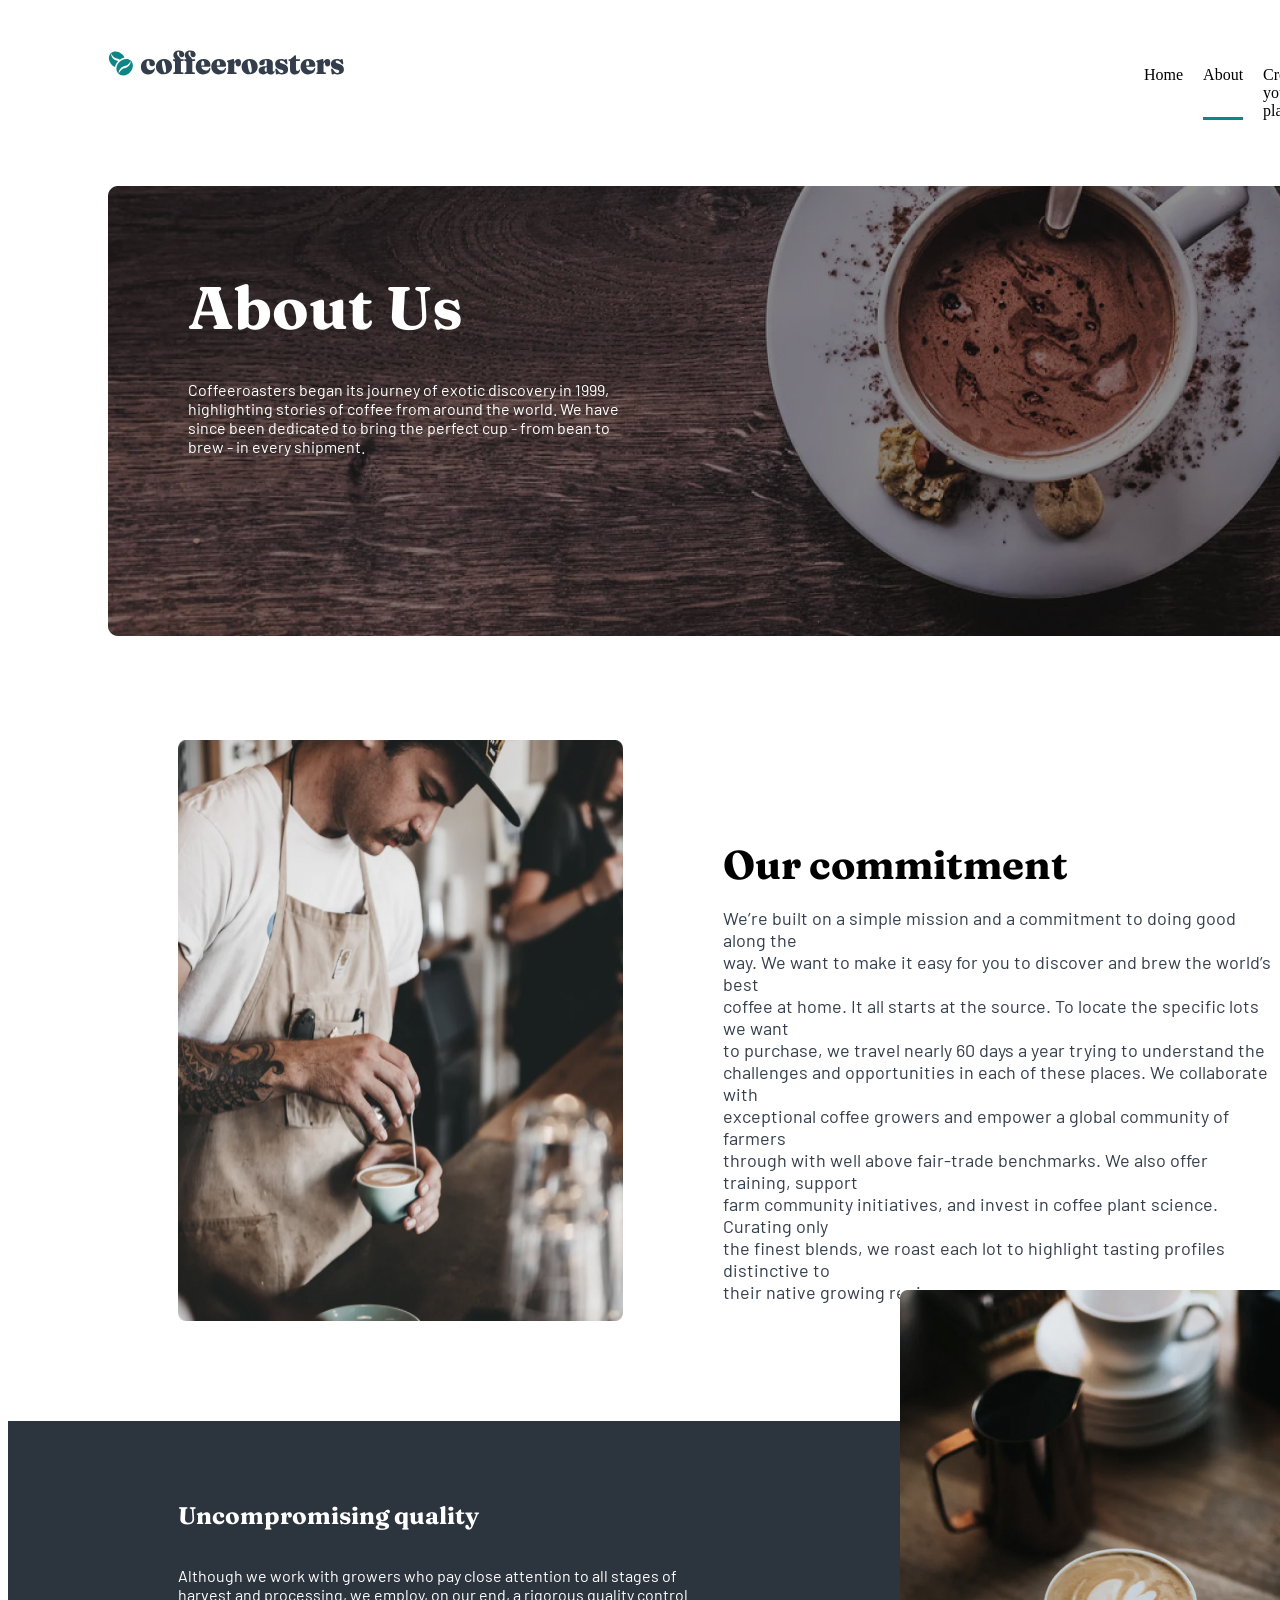
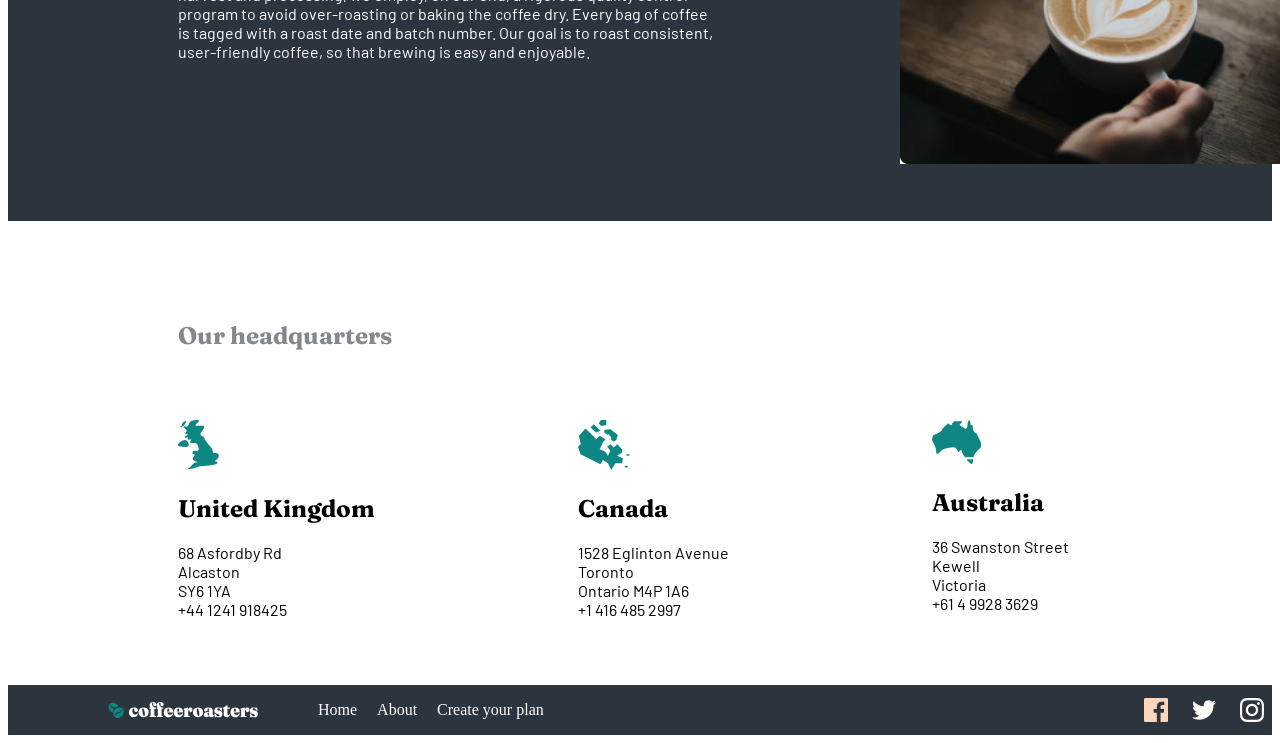
<file: web/second.html>
<!DOCTYPE html>
<html lang="en">
<head>
    <meta charset="UTF-8">
    <meta name="viewport" content="width=device-width, initial-scale=1.0">
    <title>Codee roaster second</title>

    <link rel="stylesheet" href="./main.css">
    <link rel="stylesheet" href="./media.css">

    <link rel="preconnect" href="https://fonts.googleapis.com">
    <link rel="preconnect" href="https://fonts.gstatic.com" crossorigin>
    <link href="https://fonts.googleapis.com/css2?family=Fraunces:opsz,wght@9..144,100..900&display=swap" rel="stylesheet">

    <link rel="preconnect" href="https://fonts.googleapis.com">
    <link rel="preconnect" href="https://fonts.gstatic.com" crossorigin>
    <link href="https://fonts.googleapis.com/css2?family=Barlow:wght@100;200;300;400;500;600;700;800;900&display=swap" rel="stylesheet">

    <link rel="stylesheet" href="./second.css">
</head>
<body>
    <div>
        
        <header>
            <nav>
                <div>
                    <img src="./img/Group 5 (1).svg" alt="">
                </div>
                <div class="menu">
                    <ul class="nav--ul">
                        <li><a href="./index.html">Home</a></li>
                        <li class="about-active"><a href="#">About</a></li>
                        <li><a href="./third.html">Create your plan</a></li>
                    </ul>   
                </div>
            </nav>
        </header>
<!-- ================================================================================================= -->
        <div>
            <main>
                <div>
                    <img src="./img/coffee cup.jpg" alt="">
                    <div class="main--div--yozuv">
                        <h1>About Us</h1>
                        <p>
                            Coffeeroasters began its journey of exotic discovery in 1999, <br>
                            highlighting stories of coffee from around the world. We have <br>
                            since been dedicated to bring the perfect cup - from bean to <br>
                            brew - in every shipment.
                        </p>
                    </div>
                </div>
            </main>
        </div>
<!-- ==================================================================================================================== -->
        <section>
            <div class="sec-1">
                <img class="barmen-foto" src="./img/barmen.jpg" alt="">
                <div class="sec--1--text">
                    <h1>Our commitment</h1>
                    <p>
                        We’re built on a simple mission and a commitment to doing good along the <br>
                        way. We want to make it easy for you to discover and brew the world’s best <br>
                        coffee at home. It all starts at the source. To locate the specific lots we want <br>
                        to purchase, we travel nearly 60 days a year trying to understand the <br>
                        challenges and opportunities in each of these places. We collaborate with <br>
                        exceptional coffee growers and empower a global community of farmers  <br>
                        through with well above fair-trade benchmarks. We also offer training, support <br>
                        farm community initiatives, and invest in coffee plant science. Curating only <br>
                        the finest blends, we roast each lot to highlight tasting profiles distinctive to <br>
                        their native growing region.
                    </p>
                </div>
            </div>
        </section>
<!-- ====================================================================================================================== -->
        <section>
            <div class="sec-2">
                <div class="sec--2--text">
                    <h1>Uncompromising quality</h1>
                    <p>
                        Although we work with growers who pay close attention to all stages of <br>
                        harvest and processing, we employ, on our end, a rigorous quality control <br>
                        program to avoid over-roasting or baking the coffee dry. Every bag of coffee <br>
                        is tagged with a roast date and batch number. Our goal is to roast consistent, <br>
                        user-friendly coffee, so that brewing is easy and enjoyable.
                </div>
                <img class="sec--2--foto" src="./img/Bitmap (3).jpg" alt="">
            </div>
        </section>
<!-- ============================================================================================================================= -->

        <section>
            <div class="sec-3">
                <h2 class="high-quote">Our headquarters</h2>
                <div class="sec--3--map">
                    <div>
                        <img src="./img/england map.svg" alt="">
                        <h1>United Kingdom</h1>
                        <p>
                            68  Asfordby Rd <br>
                            Alcaston <br>
                            SY6 1YA <br>
                            +44 1241 918425 <br>
                        </p>
                    </div>

                    <div>
                        <img src="./img/Canada map.svg" alt="">
                        <h1>Canada</h1>
                        <p>
                            1528  Eglinton Avenue <br>
                            Toronto <br>
                            Ontario M4P 1A6 <br>
                            +1 416 485 2997 <br>
                        </p>
                    </div>

                    <div>
                        <img src="./img/Australia map.svg" alt="">
                        <h1>Australia</h1>
                        <p>
                            36 Swanston Street <br>
                            Kewell <br>
                            Victoria <br>
                            +61 4 9928 3629 <br>
                        </p>
                    </div>
                </div>
            </div>
        </section>
        <!-- ========================================================================================================== -->
         <footer>
            <div class="menu2">
                <img class="nom-white" src="./img/Group 5 (2).svg" alt="">
                <ul>
                    <li><a href="./index.html">Home</a></li>
                    <li><a href="./second.html">About</a></li>
                    <li><a href="./third.html">Create your plan</a></li>
                </ul>   
            </div>
            <img src="./img/social icons.svg" alt="">
        </footer>
    </div>
</body>
</html>
</file>
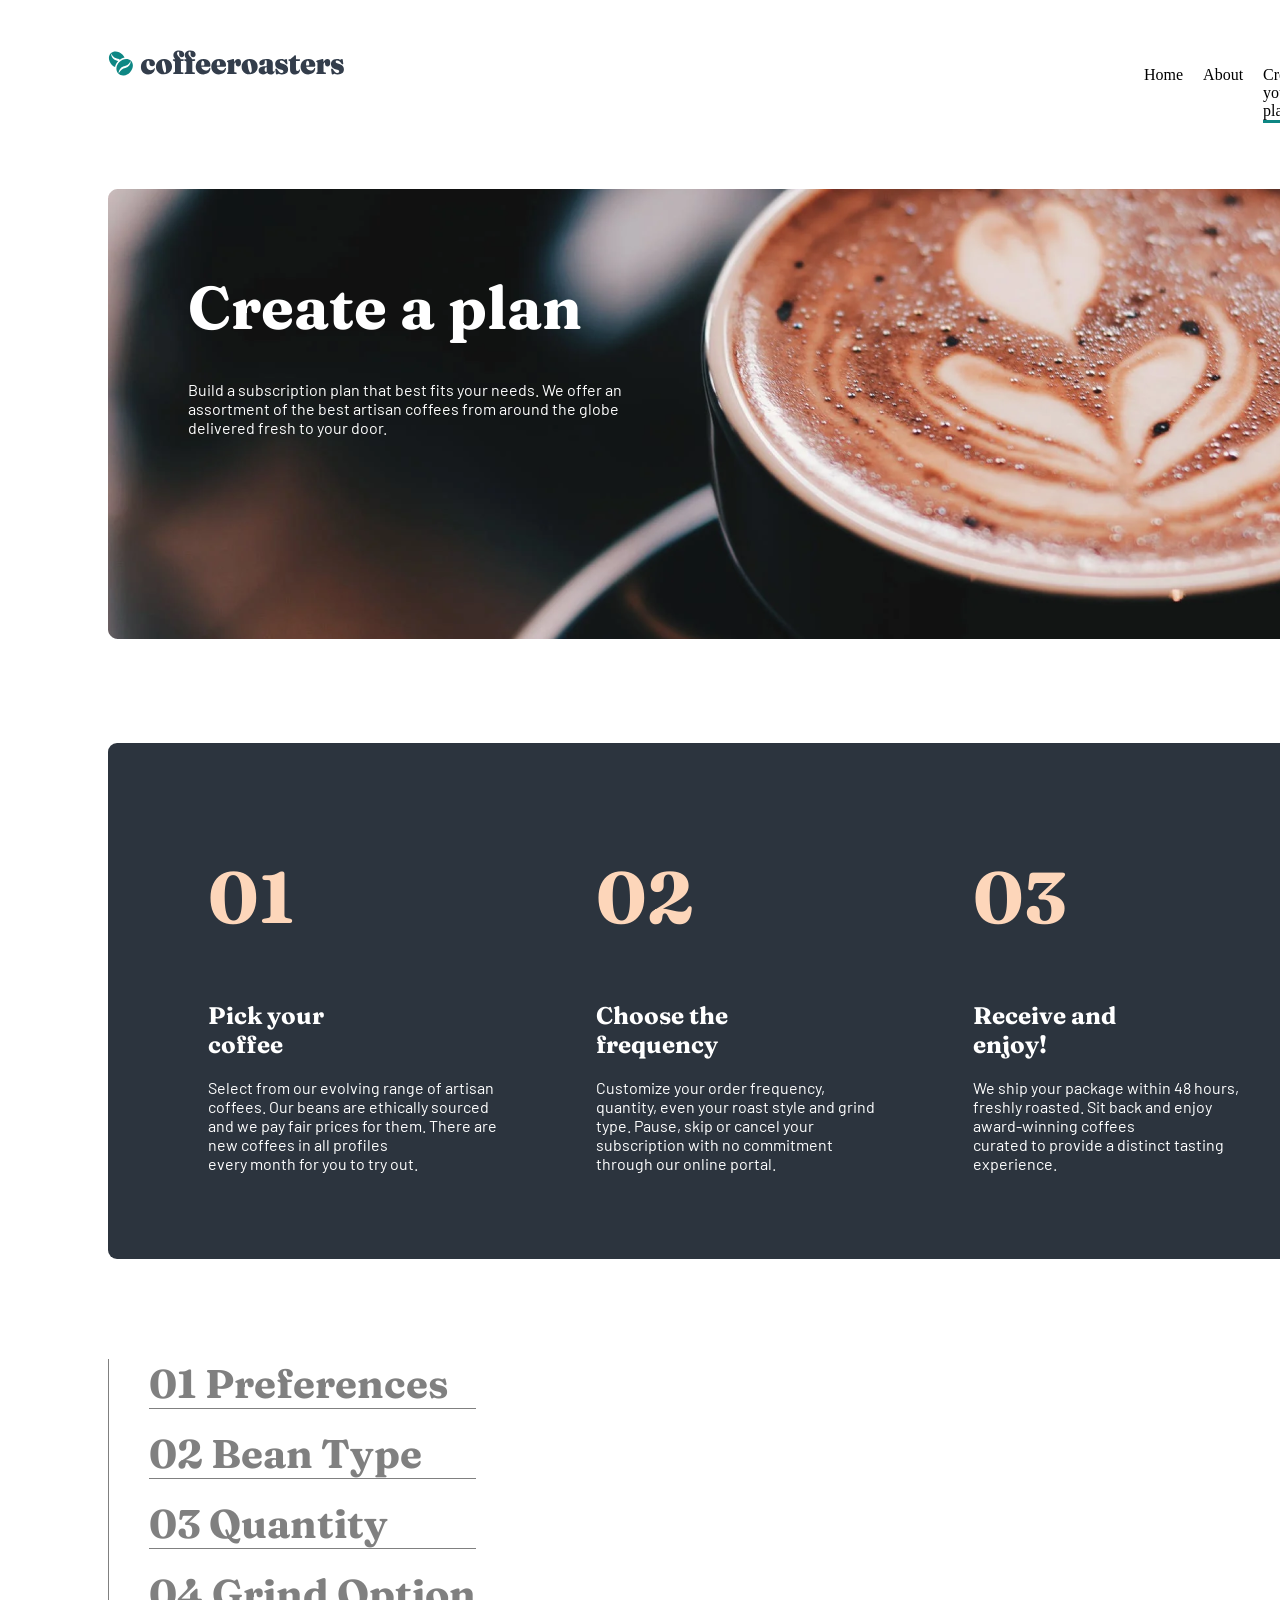
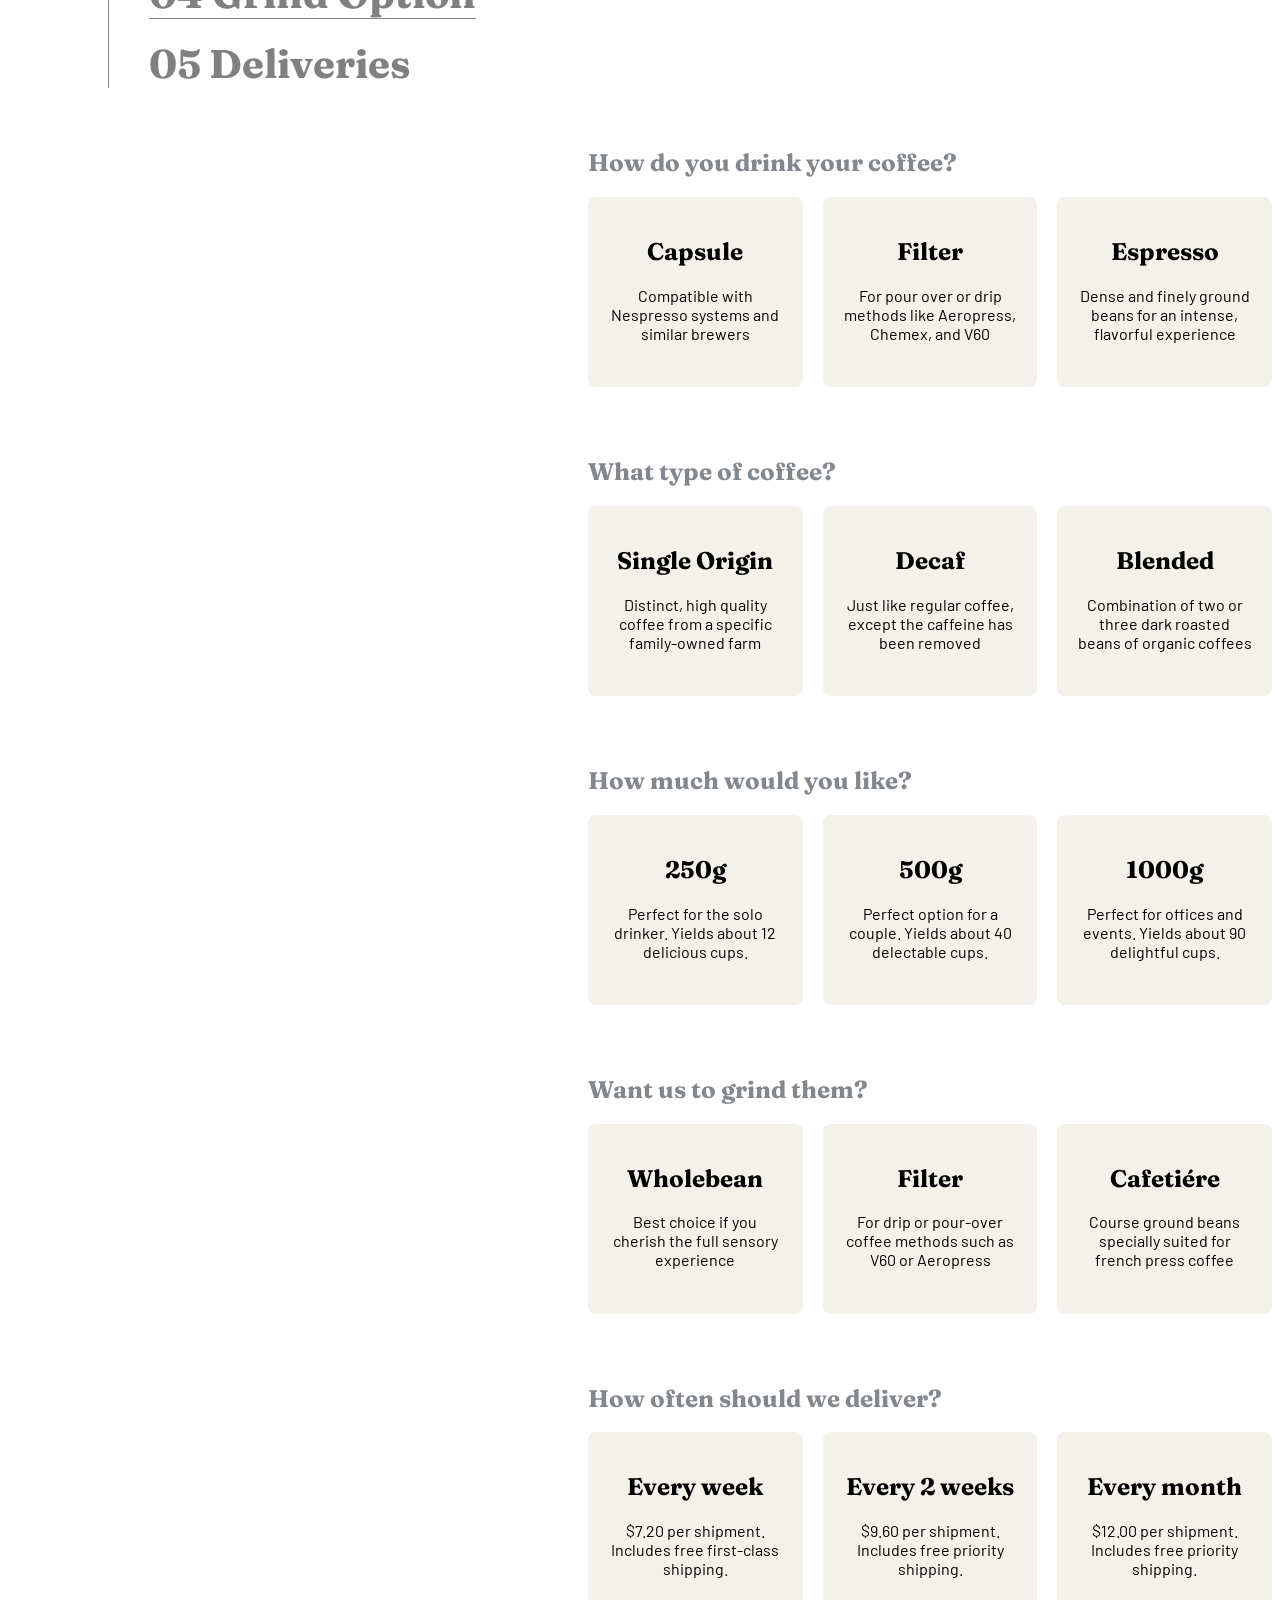
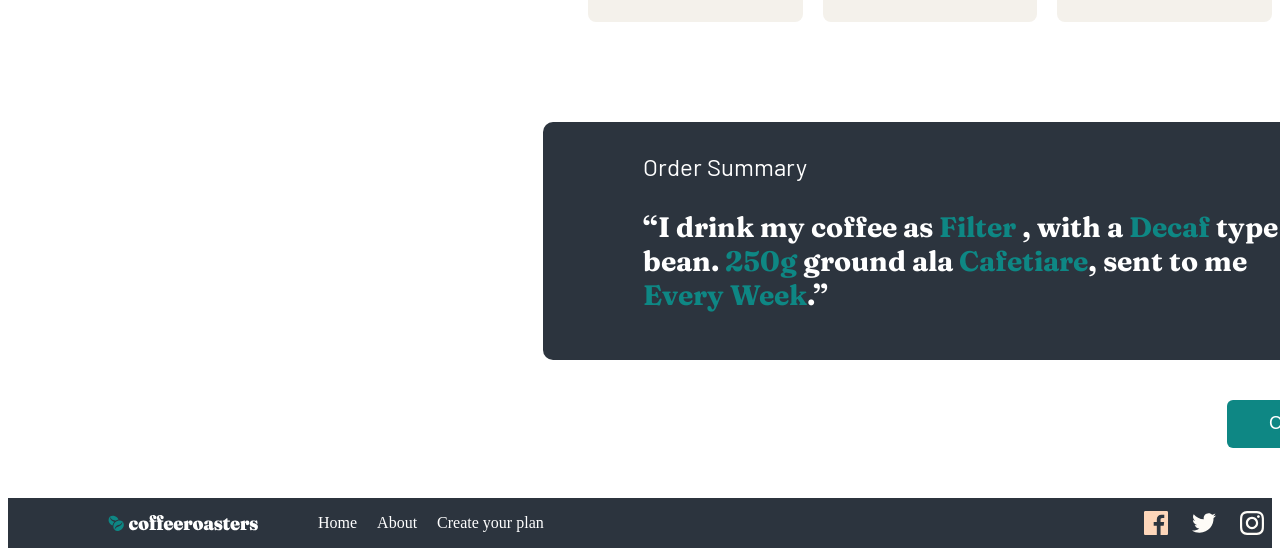
<file: web/third.html>
<!DOCTYPE html>
<html lang="en">
<head>
    <meta charset="UTF-8">
    <meta name="viewport" content="width=device-width, initial-scale=1.0">
    <title>Create your plan</title>
    <link rel="stylesheet" href="./third.css">
    <link rel="stylesheet" href="./media.css">

    <link rel="preconnect" href="https://fonts.googleapis.com">
    <link rel="preconnect" href="https://fonts.gstatic.com" crossorigin>
    <link href="https://fonts.googleapis.com/css2?family=Fraunces:opsz,wght@9..144,100..900&display=swap" rel="stylesheet">

    <link rel="preconnect" href="https://fonts.googleapis.com">
    <link rel="preconnect" href="https://fonts.gstatic.com" crossorigin>
    <link href="https://fonts.googleapis.com/css2?family=Barlow:wght@100;200;300;400;500;600;700;800;900&display=swap" rel="stylesheet">

</head>
<body>
    <div>
        <header>
            <nav>
                <div>
                    <img src="./img/Group 5 (1).svg" alt="">
                </div>
                <div class="menu">
                    <ul class="nav--ul">
                        <li><a href="./index.html">Home</a></li>
                        <li><a href="./second.html">About</a></li>
                        <li class="plan-active"><a href="./third.html">Create your plan</a></li>
                    </ul>   
                </div>
            </nav>
        </header>
<!-- ================================================================================================= -->
        <div>
            <main>
                <div>
                    <img src="./img/third main foto.png" alt="">
                    <div class="main--div--yozuv">
                        <h1>Create a plan</h1>
                        <p>
                            Build a subscription plan that best fits your needs. We offer an <br>
                            assortment of the best artisan coffees from around the globe <br>
                            delivered fresh to your door.
                        </p>
                    </div>
                </div>
            </main>
        </div>
<!-- ============================================================================================================= -->
        <section class="sec_1">
                <div  class="sec-1--number-box">
                    <div>
                        <h1 class="number">01</h1>
                        <h1>Pick your <br>  coffee</h1>
                        <p>
                            Select from our evolving range of artisan <br>
                            coffees. Our beans are ethically sourced <br>
                            and we pay fair prices for them. There are <br>
                            new coffees in all profiles <br>
                            every month for you to try out.
                        </p>
                    </div>
                    <div>
                        <h1 class="number">02</h1>
                        <h1>Choose the <br> frequency</h1>
                        <p>
                            Customize your order frequency, <br>
                            quantity, even your roast style and grind <br>
                            type. Pause, skip or cancel your <br>
                            subscription with no commitment <br>
                            through our online portal.
                        </p>
                    </div>
                    <div>
                        <h1 class="number">03</h1>
                        <h1>Receive and <br> enjoy!</h1>
                        <p>
                            We ship your package within 48 hours, <br>
                            freshly roasted. Sit back and enjoy <br>
                            award-winning coffees <br>
                            curated to provide a distinct tasting <br>
                            experience.
                        </p>
                    </div>
                </div>
        </section>
<!-- ============================================================================================================== -->
        <section class="sec-2">
            <div class="stckiy-topics">
                <ul class="l">
                    <li class="li"><b>01 Preferences</b></li>
                    <li class="li"><b>02 Bean Type</b></li>
                    <li class="li"><b>03 Quantity</b></li>
                    <li class="li"><b>04 Grind Option</b></li>
                    <li class="another-li"><b>05 Deliveries</b></li>
                </ul>
            </div>
            <!-- <div class="sec-2__div__umumiy-savollar">
                <div>
                    <h1 class="sec-2__question--h1">How do you drink your coffee?</h1>
                    <div class="multiple-choice">
                        <div class="sec-2__div--answerblock" tabindex="0">
                            <h2>Capsule</h2>
                            <p>
                                Compatible with Nespresso systems and similar brewers
                            </p>
                        </div>
                        <div class="sec-2__div--answerblock" tabindex="0">
                            <h2>Filter</h2>
                            <p>
                                For pour over or drip methods like Aeropress, Chemex, and V60
                            </p>
                        </div>
                        <div class="sec-2__div--answerblock" tabindex="0">
                            <h2>Espresso</h2>
                            <p>
                                Dense and finely ground beans for an intense, flavorful experience
                            </p>
                        </div>
                    </div>
                </div>

                <div>
                    <h1 class="sec-2__question--h1">What type of coffee?</h1>
                    <div class="multiple-choice">
                        <div class="sec-2__div--answerblock" tabindex="0">
                            <h2>Single Origin</h2>
                            <p>
                                Distinct, high quality coffee from a specific family-owned farm
                            </p>
                        </div>
                        <div class="sec-2__div--answerblock" tabindex="0">
                            <h2>Decaf</h2>
                            <p>
                                Just like regular coffee, except the caffeine has been removed
                            </p>
                        </div>
                        <div class="sec-2__div--answerblock" tabindex="0">
                            <h2>Blended</h2>
                            <p>
                                Combination of two or three dark roasted beans of organic coffees
                            </p>
                        </div>
                    </div>
                </div>

                <div>
                    <h1 class="sec-2__question--h1">How much would you like?</h1>
                    <div class="multiple-choice">
                        <div class="sec-2__div--answerblock" tabindex="0">
                            <h2>250g</h2>
                            <p>
                                Perfect for the solo drinker. Yields about 12 delicious cups.
                            </p>
                        </div>
                        <div class="sec-2__div--answerblock" tabindex="0">
                            <h2>500g</h2>
                            <p>
                                Perfect option for a couple. Yields about 40 delectable cups.
                            </p>
                        </div>
                        <div class="sec-2__div--answerblock" tabindex="0">
                            <h2>1000g</h2>
                            <p>
                                Perfect for offices and events. Yields about 90 delightful cups.
                            </p>
                        </div>
                    </div>
                </div>

                <div>
                    <h1 class="sec-2__question--h1">Want us to grind them?</h1>
                    <div class="multiple-choice">
                        <div class="sec-2__div--answerblock" tabindex="0">
                            <h2>Wholebean</h2>
                            <p>
                                Best choice if you cherish the full sensory experience
                            </p>
                        </div>
                        <div class="sec-2__div--answerblock" tabindex="0">
                            <h2>Filter</h2>
                            <p>
                                For drip or pour-over coffee methods such as V60 or Aeropress
                            </p>
                        </div>
                        <div class="sec-2__div--answerblock" tabindex="0">
                            <h2>Cafetiére</h2>
                            <p>
                                Course ground beans specially suited for french press coffee
                            </p>
                        </div>
                    </div>
                </div>

                <div>
                    <h1 class="sec-2__question--h1">How often should we deliver?</h1>
                    <div class="multiple-choice">
                        <div class="sec-2__div--answerblock" tabindex="0">
                            <h2>Every week</h2>
                            <p>
                                $7.20 per shipment. Includes free first-class shipping.
                            </p>
                        </div>
                        <div class="sec-2__div--answerblock" tabindex="0">
                            <h2>Every 2 weeks</h2>
                            <p>
                                $9.60 per shipment. Includes free priority shipping.
                            </p>
                        </div>
                        <div class="sec-2__div--answerblock" tabindex="0">
                            <h2>Every month</h2>
                            <p>
                                $12.00 per shipment. Includes free priority shipping.
                            </p>
                        </div>
                    </div>
                </div> -->

                <!-- ================================================================================ -->
                 
                <div class="sec-2__div__umumiy-savollar">

    <!-- 1 -->
                    <div>
                        <h1 class="sec-2__question--h1">How do you drink your coffee?</h1>
                        <div class="multiple-choice">

                            <input type="radio" id="q1a" name="q1">
                            <label for="q1a" class="sec-2__div--answerblock">
                                <h2>Capsule</h2>
                                <p>Compatible with Nespresso systems and similar brewers</p>
                            </label>

                            <input type="radio" id="q1b" name="q1">
                            <label for="q1b" class="sec-2__div--answerblock">
                                <h2>Filter</h2>
                                <p>For pour over or drip methods like Aeropress, Chemex, and V60</p>
                            </label>

                            <input type="radio" id="q1c" name="q1">
                            <label for="q1c" class="sec-2__div--answerblock">
                                <h2>Espresso</h2>
                                <p>Dense and finely ground beans for an intense, flavorful experience</p>
                            </label>

                        </div>
                    </div>

                    <!-- 2 -->
                    <div>
                        <h1 class="sec-2__question--h1">What type of coffee?</h1>
                        <div class="multiple-choice">

                            <input type="radio" id="q2a" name="q2">
                            <label for="q2a" class="sec-2__div--answerblock">
                                <h2>Single Origin</h2>
                                <p>Distinct, high quality coffee from a specific family-owned farm</p>
                            </label>

                            <input type="radio" id="q2b" name="q2">
                            <label for="q2b" class="sec-2__div--answerblock">
                                <h2>Decaf</h2>
                                <p>Just like regular coffee, except the caffeine has been removed</p>
                            </label>

                            <input type="radio" id="q2c" name="q2">
                            <label for="q2c" class="sec-2__div--answerblock">
                                <h2>Blended</h2>
                                <p>Combination of two or three dark roasted beans of organic coffees</p>
                            </label>

                        </div>
                    </div>

                    <!-- 3 -->
                    <div>
                        <h1 class="sec-2__question--h1">How much would you like?</h1>
                        <div class="multiple-choice">

                            <input type="radio" id="q3a" name="q3">
                            <label for="q3a" class="sec-2__div--answerblock">
                                <h2>250g</h2>
                                <p>Perfect for the solo drinker. Yields about 12 delicious cups.</p>
                            </label>

                            <input type="radio" id="q3b" name="q3">
                            <label for="q3b" class="sec-2__div--answerblock">
                                <h2>500g</h2>
                                <p>Perfect option for a couple. Yields about 40 delectable cups.</p>
                            </label>

                            <input type="radio" id="q3c" name="q3">
                            <label for="q3c" class="sec-2__div--answerblock">
                                <h2>1000g</h2>
                                <p>Perfect for offices and events. Yields about 90 delightful cups.</p>
                            </label>

                        </div>
                    </div>

                    <!-- 4 -->
                    <div>
                        <h1 class="sec-2__question--h1">Want us to grind them?</h1>
                        <div class="multiple-choice">

                            <input type="radio" id="q4a" name="q4">
                            <label for="q4a" class="sec-2__div--answerblock">
                                <h2>Wholebean</h2>
                                <p>Best choice if you cherish the full sensory experience</p>
                            </label>

                            <input type="radio" id="q4b" name="q4">
                            <label for="q4b" class="sec-2__div--answerblock">
                                <h2>Filter</h2>
                                <p>For drip or pour-over coffee methods such as V60 or Aeropress</p>
                            </label>

                            <input type="radio" id="q4c" name="q4">
                            <label for="q4c" class="sec-2__div--answerblock">
                                <h2>Cafetiére</h2>
                                <p> Course ground beans specially suited for french press coffee</p>
                            </label>

                        </div>
                    </div>

                    <!-- 5 -->
                    <div>
                        <h1 class="sec-2__question--h1">How often should we deliver?</h1>
                        <div class="multiple-choice">

                            <input type="radio" id="q5a" name="q5">
                            <label for="q5a" class="sec-2__div--answerblock">
                                <h2>Every week</h2>
                                <p>
                                    $7.20 per shipment. Includes free first-class shipping.
                                </p>
                            </label>

                            <input type="radio" id="q5b" name="q5">
                            <label for="q5b" class="sec-2__div--answerblock">
                                <h2>Every 2 weeks</h2>
                                <p>$9.60 per shipment. Includes free priority shipping.</p>
                            </label>

                            <input type="radio" id="q5c" name="q5">
                            <label for="q5c" class="sec-2__div--answerblock">
                                <h2>Every month</h2>
                                <p>$12.00 per shipment. Includes free priority shipping.</p>
                            </label>

                        </div>
                    </div>
                </div>
                
            </div>
        </section>
        
<!-- =============================================================================================================== -->

        <section class="sec-3">
            <div class="sec-3__comment">
                <p class="sec-3__header">Order Summary</p>
                
                <div class="order-comment">
                    <h3>“I drink my coffee as <span>Filter</span>
                        , with a <span>Decaf</span> type of bean.
                        <span>250g</span> ground ala 
                        <span>Cafetiare</span>, 
                        sent to me <span>Every Week</span>.”</h3>
                </div>
            </div>
            <button class="createyourplan--butt">Create your plan</button>
        </section>

        <footer>
            <div class="menu2">
                <img class="nom-white" src="./img/Group 5 (2).svg" alt="">
                <ul>
                    <li><a href="./index.html">Home</a></li>
                    <li><a href="./second.html">About</a></li>
                    <li><a href="./third.html">Create your plan</a></li>
                </ul>   
            </div>
            <img src="./img/social icons.svg" alt="">
        </footer>

    </div>
</body>
</html>
</file>
<file: web/main.css>
body h1, h2, h3{
    font-family: 'Fraunces', serif;
    font-variation-settings: "opsz" 9;
}

body p{
    font-family: 'Barlow', sans-serif;
    font-weight: 400;
}

nav{
    display: flex;
    flex-direction: row;
    margin-left: 100px;
    margin-top: 50px;
    gap: 760px;
}

.menu ul{
    display: flex;
    gap: 20px;
    flex-direction: row;
}

.menu li{
    color: black;
    list-style: none;
}

.menu li a{
    color: black;
    text-decoration: none;
}

.home-active {
    border-bottom: 3px solid darkcyan;
}

/* =================================================================================================================================== */
main{
    display: flex;
    flex-direction: row;
    gap: 100px;
    margin-left: 100px;
    margin-top: 50px;
}

.main--div--yozuv{
    display: flex;
    flex-direction: column;
    gap: 20px;
    position: absolute;
    bottom: 200px;
    color: white;
    margin-left: 80px;
    top: 220px;
    height: 1000px;
}

.main--div--yozuv h1{
    font-size: 50px;
    font-family: 'Fraunces', serif;
    font-variation-settings: "opsz" 9;
    width: 400px;
    font-size: 60px;
    font-style: bold;
}

.createyourplan--butt{
    background-color: #0E8784;
    color: white;
    border-radius: 6px;
    width: 217px;
    height: 48px;
    border: none;
    font-size: 18px;
}

img{
    transition: transform 0.25s ease, color 0.25s ease;
}

img:hover{
    cursor: pointer;
    transform: scale(1.05);
    box-shadow: 0 10px 20px rgba(0,0,0,0.15);
}

/* ==================================================================================================================================== */
.sec_1 {
    display: flex;
    flex-direction: row;
    gap: 100px;
    margin-left: 190px;
    margin-top: 50px;
    animation-name: sec-1-cofee;
    animation-duration: 4s;
    animation-delay: 3s;
}

@keyframes sec-1-cofee{
     0% {
    opacity: 0;
    }
    100% {
        opacity: 1;
    }
}

.sec_1 h3 {
    color: #333D4B;
    margin-bottom: 0px;
}

.sec_1--div {
    display: flex;
    flex-direction: row;
    gap: 20px;
}

.cofee--packages {
    display: flex;
    flex-direction: row;
    gap: 20px;
}

.sec_1--div--yozuv {
    display: flex;
    flex-direction: column;
    gap: 20px;
    width: 255px;
text-align: center;
}
/* ==================================================================================================================================== */
.sec_2 {
    display: flex;
    flex-direction: row;
    gap: 100px;
    margin-left: 100px;
    margin-top: 50px;
    color: white;
}

.asosiy--section{
    background-color: #1e2835;
    width: 1280px;
    /* height: 570px; */
    border-radius: 7px;
}

.sec_2--div--h1 {
    width: 540px;
    text-align: center;
    display: flex;
    flex-direction: column;
    gap: 20px;
    align-items: center;
    justify-content: center;
    margin: auto;
    margin-top: 50px;
}

.sec_2--div--h1 h1{
    font-size: 40px;
}

.sec_2--div--h1 p{
    font-size: 16px;
    margin: 0px;
}

.mini-block--umumiy {
    display: flex;
    flex-direction: row;
    gap: 20px;
    justify-content: center;
    text-align: center;
    position: relative;
    top: 50px;
}

.mini-block--umumiy img {
    width: 72px;
    display: flex;
    justify-content: center;   
    align-content: center;
    /* position: absolute; */
    margin-top: 50px;
    margin-left: 140px;
}

.mini-block h3 p{
    display: flex;
    justify-content: center;
    align-items: center;
    position: relative;
    top: 2000px;

}

.mini-block {
    background-color: #0E8784;
    width: 350px;
    /* height: 382px; */
    border-radius: 7px;
}
/* =========================================================================================================== */
.sec_3 {
    display: flex;
    flex-direction: row;
    gap: 100px;
    margin-left: 100px;
    margin-top: 50px;
}

.line-box{
    width: 600px;
    display: flex;
    justify-content: space-between;
    align-items: center;
    position: relative;
    margin: 50px;
}

.line-box::before{
    content: "";
    position: absolute;
    width: 100%;
    height: 2px;
    background: #FDD6BA;
    z-index: 0;
}

.circle{
    width: 25px;
    height: 25px;
    border: 2px solid #0E8784;
    border-radius: 50%;
    background: white;
    z-index: 1;
}

/* ===================================== */
.sec_3{
    width: 1280px;
    margin: auto;
    padding: 100px 80px;
    background: #FEFCF7;
}

.how-it-works{
    font-size: 24px;
    color: #83888F;
    margin-bottom: 80px;
}

/* line */
.line-box{
    width: 760px;
    display: flex;
    justify-content: space-between;
    align-items: center;
    position: relative;
    margin-bottom: 80px;
}

.line-box::before{
    content: "";
    position: absolute;
    width: 100%;
    height: 2px;
    background: #FDD6BA;
    z-index: 0;
}

.circle{
    width: 28px;
    height: 28px;
    border: 2px solid #0E8784;
    border-radius: 50%;
    background: #FEFCF7;
    z-index: 1;
}

/* 3 block */
.sec_3 > div > div:nth-child(3){
    display: flex;
    gap: 95px;
    margin-bottom: 70px;
}

.sec_3 > div > div:nth-child(3) div{
    width: 285px;
}

.sec_3 > div > div:nth-child(3) img{
    width: 90px;
    margin-bottom: 35px;
}

.sec_3 > div > div:nth-child(3) h3{
    font-size: 38px;
    line-height: 42px;
    color: #333D4B;
    margin-bottom: 35px;
}

.sec_3 > div > div:nth-child(3) p{
    font-size: 16px;
    line-height: 30px;
    color: #333D4B;
}

.createyourplan--butt{
    margin-top: 10px;
}

/* =============================================================================== */

footer{
    background-color: #2C343E;
    display: flex;
    flex-direction: row;

    margin-top: 50px;
    gap: 600px;
}
.menu2 {
    display: flex;
    flex-direction: row;
    gap: 20px;
    margin-left: 100px;
}

.menu2 ul{
    display: flex;
    gap: 20px;
    flex-direction: row;
}

.menu2 li{
    color: white;
    list-style: none;
}

.menu2 li a{
    color: white;
    text-decoration: none;
}

.nom-white{
    width: 150px;
}
</file>
<file: web/media.css>
/* =======================
   1200px va kichik ekranlar (kichik laptop)
======================= */
@media (max-width: 1200px) {

    main img {
        width: 100%;
        height: auto;
    }

    .main--div--yozuv h1 {
        font-size: 40px;
    }

    .main--div--yozuv p {
        font-size: 16px;
    }

    .sec_1--div {
        flex-wrap: wrap;
        justify-content: center;
    }

    .mini-block--umumiy {
        flex-wrap: wrap;
        gap: 20px;
    }

    .sec--3--map {
        flex-wrap: wrap;
        justify-content: center;
        gap: 30px;
    }
}

/* =======================
   992px (tablet landscape)
======================= */
@media (max-width: 992px) {

    nav {
        flex-direction: column;
        gap: 15px;
    }

    .nav--ul {
        flex-direction: column;
        text-align: center;
        gap: 10px;
    }

    .main--div--yozuv {
        text-align: center;
        padding: 20px;
    }

    .main--div--yozuv h1 {
        font-size: 34px;
    }

    .sec_2--div--h1 p {
        font-size: 14px;
    }

    .sec-1--number-box {
        flex-wrap: wrap;
        gap: 25px;
        justify-content: center;
    }

    .sec-2__div__umumiy-savollar {
        padding: 0 20px;
    }

    .stckiy-topics {
        display: none; /* mobile/tabletda sidebar yashiriladi */
    }
}

/* =======================
   768px (tablet portrait)
======================= */
@media (max-width: 768px) {

    h1 {
        font-size: 28px;
    }

    h2 {
        font-size: 22px;
    }

    p {
        font-size: 14px;
        line-height: 1.5;
    }

    .createyourplan--butt {
        padding: 10px 20px;
        font-size: 14px;
    }

    .cofee--packages img {
        width: 80px;
    }

    .sec_2--div--h1 h2 {
        font-size: 26px;
    }

    .multiple-choice {
        display: flex;
        flex-direction: column;
        gap: 15px;
    }

    .sec_2__div--answerblock {
        width: 100%;
    }
}

/* =======================
   576px (mobile)
======================= */
@media (max-width: 576px) {

    nav {
        padding: 10px;
    }

    .nav--ul li a {
        font-size: 14px;
    }

    .main--div--yozuv h1 {
        font-size: 24px;
    }

    .main--div--yozuv p {
        font-size: 13px;
    }

    main img {
        height: auto;
    }

    .sec_1--div--yozuv {
        text-align: center;
    }

    .sec--2--foto {
        width: 100%;
        height: auto;
    }

    footer {
        flex-direction: column;
        gap: 20px;
        text-align: center;
    }

    .menu2 ul {
        flex-direction: column;
        gap: 10px;
    }
}

/* =======================
   400px (kichik telefonlar)
======================= */
@media (max-width: 400px) {

    .main--div--yozuv h1 {
        font-size: 20px;
    }

    .main--div--yozuv p {
        font-size: 12px;
    }

    .createyourplan--butt {
        width: 100%;
    }

    .sec_2__div--answerblock h2 {
        font-size: 16px;
    }

    .sec_2__div--answerblock p {
        font-size: 12px;
    }
}
</file>
<file: web/second.css>
body h1, h2, h3{
    font-family: 'Fraunces', serif;
    font-variation-settings: "opsz" 9;
}

body p{
    font-family: 'Barlow', sans-serif;
    font-weight: 400;
}

img{
    transition: transform 0.25s ease, color 0.25s ease;
}

img:hover{
    cursor: pointer;
    transform: scale(1.05);
    box-shadow: 0 10px 20px rgba(0,0,0,0.15);
}

nav{
    display: flex;
    flex-direction: row;
    margin-left: 100px;
    margin-top: 50px;
    gap: 760px;
}

.menu ul{
    display: flex;
    gap: 20px;
    flex-direction: row;
}

.menu li{
    color: black;
    list-style: none;
}

.menu li a{
    color: black;
    text-decoration: none;
}

.about-active{
    border-bottom: 3px solid #0E8784;
}
/* =================================================================================================================================== */
main{
    display: flex;
    flex-direction: row;
    gap: 100px;
    margin-left: 100px;
    margin-top: 50px;
}

.main--div--yozuv{
    display: flex;
    flex-direction: column;
    gap: 20px;
    top: 270px;
    position: absolute;
    color: white;
    margin-left: 80px;
    height: 1000px;

}

.main--div--yozuv h1{
    font-size: 50px;
    font-size: 60px;
    font-style: bold;
    margin: 0px;
}
/* ================================================================================================= */

.sec-1{
    display: flex;
    flex-direction: row;
    gap: 100px;
    margin-left: 170px;
    margin-top: 50px;
    margin-top: 100px;
}

.sec--1--text h1{
    font-size: 40px;
    font-style: bold;
    margin: 0px;
}

.sec--1--text p{
    font-size: 18px;
    color: #333D4B;
}

.sec--1--text{
    display: flex;
    flex-direction: column;
    margin-top: 100px;
}
/* ============================================================================================= */
.sec-2 {
    background: #2C343E;
    width: 100%;
    height: 400px;
    color: white;
    margin-top: 100px;
}

.sec--2--foto {
    display: flex;
    position: absolute;
    left: 900px;
    top: 1290px;
}

.sec--2--text {
    display: flex;
    position: absolute;
    flex-direction: column;
    margin-top: 60px;
    margin-left: 170px;
}

/* ===================================================================================================== */

.sec-3 {
    margin-left: 170px;
}

.high-quote {
    color: #83888F;
    margin-top: 100px;
}

.sec--3--map {
    margin-top: 70px;
    display: grid;
    grid-template-columns: auto auto auto;
}
/* ===================================================================================== */

footer{
    background-color: #2C343E;
    display: flex;
    flex-direction: row;

    margin-top: 50px;
    gap: 600px;
}
.menu2 {
    display: flex;
    flex-direction: row;
    gap: 20px;
    margin-left: 100px;
}

.menu2 ul{
    display: flex;
    gap: 20px;
    flex-direction: row;
}

.menu2 li{
    color: white;
    list-style: none;
}

.menu2 li a{
    color: white;
    text-decoration: none;
}

.nom-white{
    width: 150px;
}
</file>
<file: web/third.css>
body h1, h2, h3{
    font-family: 'Fraunces', serif;
    font-variation-settings: "opsz" 9;
}

body p{
    font-family: 'Barlow', sans-serif;
    font-weight: 400;
}

img{
    transition: transform 0.25s ease, color 0.25s ease;
}

img:hover{
    cursor: pointer;
    transform: scale(1.05);
    box-shadow: 0 10px 20px rgba(0,0,0,0.15);
}

nav{
    display: flex;
    flex-direction: row;
    margin-left: 100px;
    margin-top: 50px;
    gap: 760px;
}

.menu ul{
    display: flex;
    gap: 20px;
    flex-direction: row;
}

.menu li{
    color: black;
    list-style: none;
}

.menu li a{
    color: black;
    text-decoration: none;
}

.plan-active{
    border-bottom: 3px solid #0E8784;
}
/* ==============================================HERO SECTION===================================================================================== */
main{
    display: flex;
    flex-direction: row;
    gap: 100px;
    margin-left: 100px;
    margin-top: 50px;
}

.main--div--yozuv{
    display: flex;
    flex-direction: column;
    gap: 20px;
    position: absolute;
    bottom: 200px;
    color: white;
    margin-left: 80px;
    top: 270px;
}

.main--div--yozuv h1{
    font-size: 50px;
    font-size: 60px;
    font-style: bold;
    margin: 0px;
}

/* ======================================SECTION 1========================================================== */

.sec_1 {
    background-color: #2C343E;
    padding: 50px;
    color: white;
    margin-top: 100px;
    margin-left: 100px;
    width: 1180px;
    border-radius: 9px;
}

.number {
    color: #FDD6BA;
    font-size: 72px;
}

.sec-1--number-box {
    display: grid;
    grid-template-columns: auto auto auto;
    margin-bottom: 20px;
    margin-left: 50px;
}

/* ================================================================= */

.stckiy-topics {
    font-family: 'Fraunces', serif;
    font-variation-settings: "opsz" 9;
    font-size: 40px;
    margin-left: 100px;
    display: flex;
    position: sticky;
    top: 100px;
    width: 370px;
}

.l {
    display: flex;
    flex-direction: column;
    list-style: none;
    gap: 20px;
    margin-top: 100px;
    border-left: 1px solid gray;
    color: gray;
}

.li {
    border-bottom: 1px solid gray;
}


.another-li, .li {
    transition: transform 0.25s ease, color 0.25s ease;
}

.another-li:hover, .li:hover {
    color: #0E8784;
    cursor: pointer;
    transform: scale(1.05);
}

/* ========================Multiple choices========================================= */

.sec-2__div__umumiy-savollar {
    display: flex;
    flex-direction: column;
    margin-left: 580px;
    gap: 50px;
}

.sec-2__question--h1 {
    color: #83888F;
}

.sec-2__div--answerblock {
    background-color: #F4F1EB;
    border-radius: 8px;
    width: 220px;
    height: 150px;
    padding: 20px;
    text-align: center;
    transition: transform 0.25s ease, color 0.25s ease;
}

.sec-2__div--answerblock:hover {
    background-color: #FDD6BA;
    transform: scale(1.05);
    box-shadow: 0 10px 20px rgba(0,0,0,0.15);
}

input {
    display: none;
}

input:checked + .sec-2__div--answerblock {
    background-color: #0E8784;
    color: #F4F1EB;
    transform: scale(1.05);
    box-shadow: 0 10px 20px rgba(0,0,0,0.15);
}

.multiple-choice {
    display: flex;
    flex-direction: row;
    gap: 20px;
}
/* ======================================================= */

.sec-3 {
    margin-left: 535px;
}

span {
    color: #0E8784;
}

.sec-3__comment {
    background: #2C343E;
    color: white;
    padding-left: 100px;
    padding-top: 30px;
    padding-bottom: 20px;
    width: 800px;
    border-radius: 10px;
    margin-top: 100px;
}

.sec-3__header {
    font-size: 24px;
    margin: 0px;
}

.order-comment{
    display: flex;
    flex-direction: row;
    align-items: center;
    font-family: 'Fraunces', serif;
    font-variation-settings: "opsz" 9;
    width: 690px;
    font-size: 24px;
}

.createyourplan--butt{
    background-color: #0E8784;
    color: white;
    border-radius: 6px;
    width: 217px;
    height: 48px;
    border: none;
    font-size: 18px;
    margin-left: 684px;
    margin-top: 40px;
}

/* ===================================================================================== */

footer{
    background-color: #2C343E;
    display: flex;
    flex-direction: row;

    margin-top: 50px;
    gap: 600px;
}
.menu2 {
    display: flex;
    flex-direction: row;
    gap: 20px;
    margin-left: 100px;
}

.menu2 ul{
    display: flex;
    gap: 20px;
    flex-direction: row;
}

.menu2 li{
    color: white;
    list-style: none;
}

.menu2 li a{
    color: white;
    text-decoration: none;
}

.nom-white{
    width: 150px;
}
</file>
